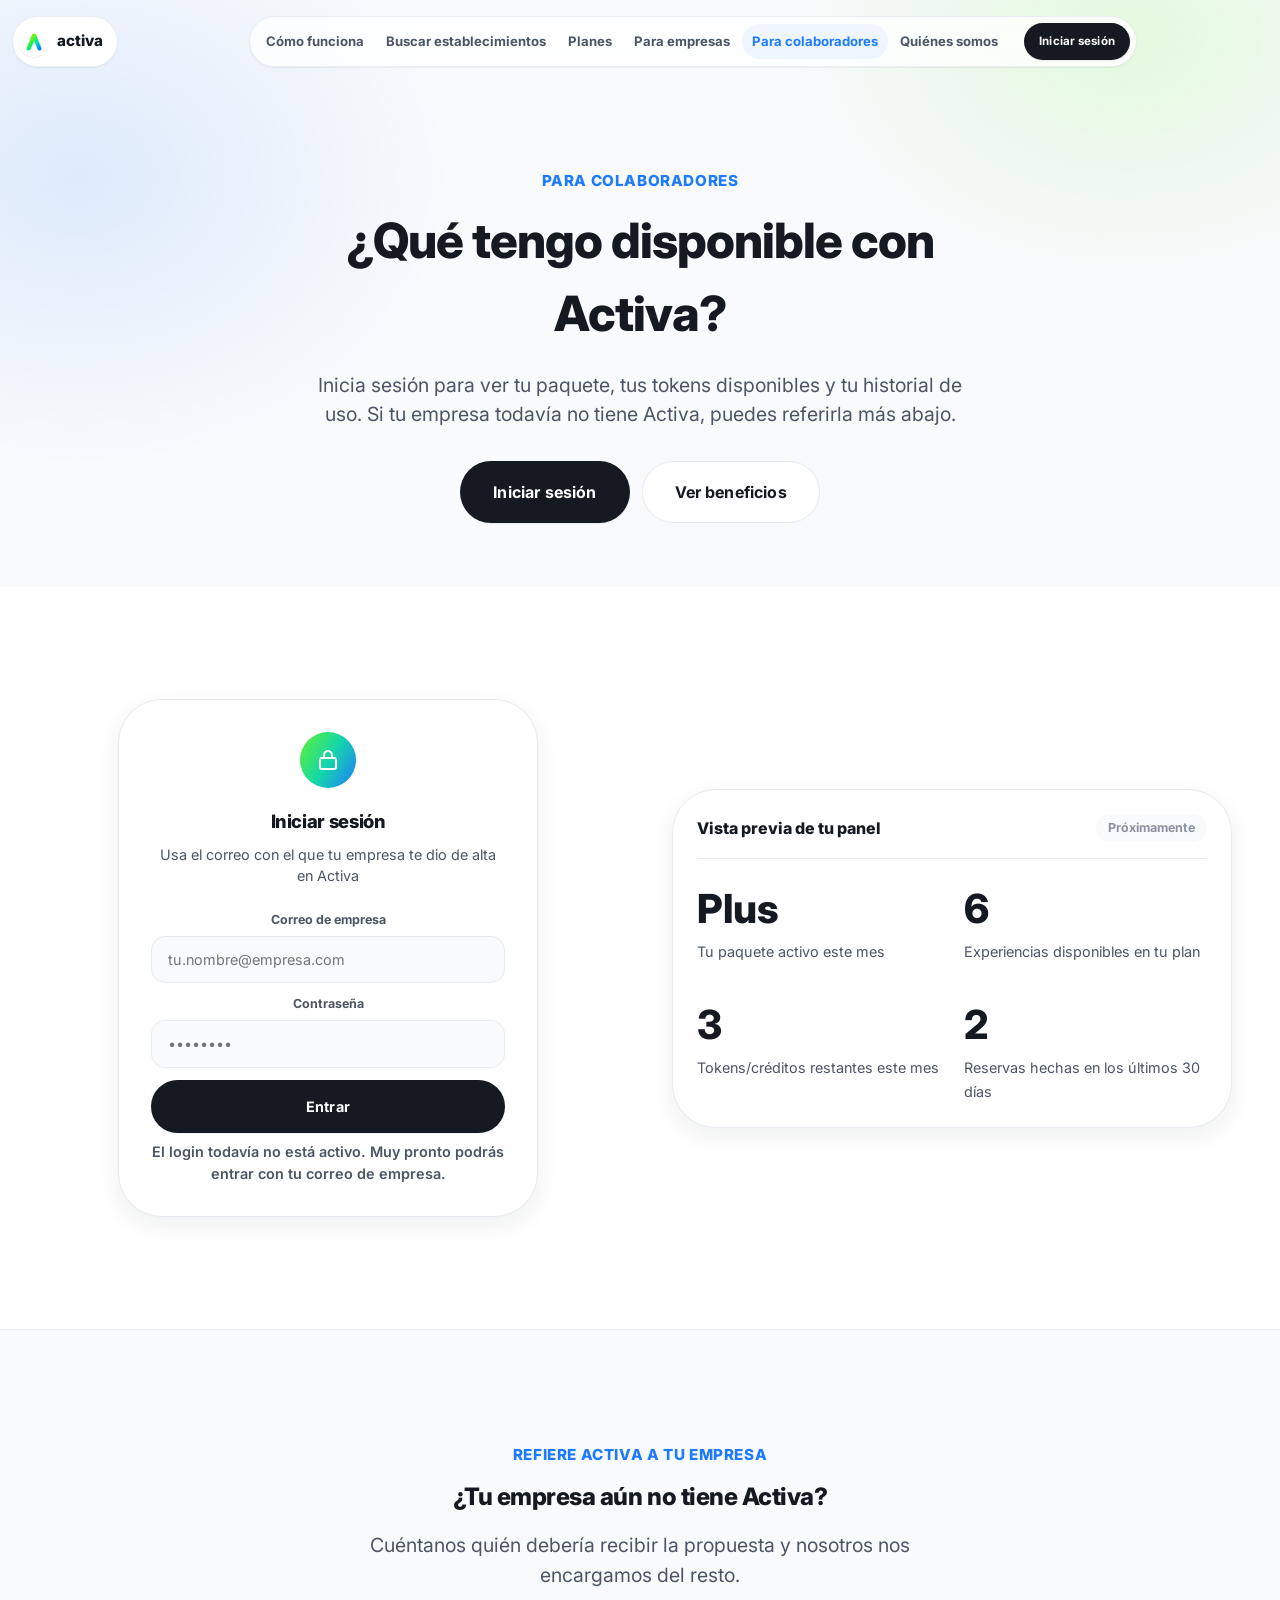
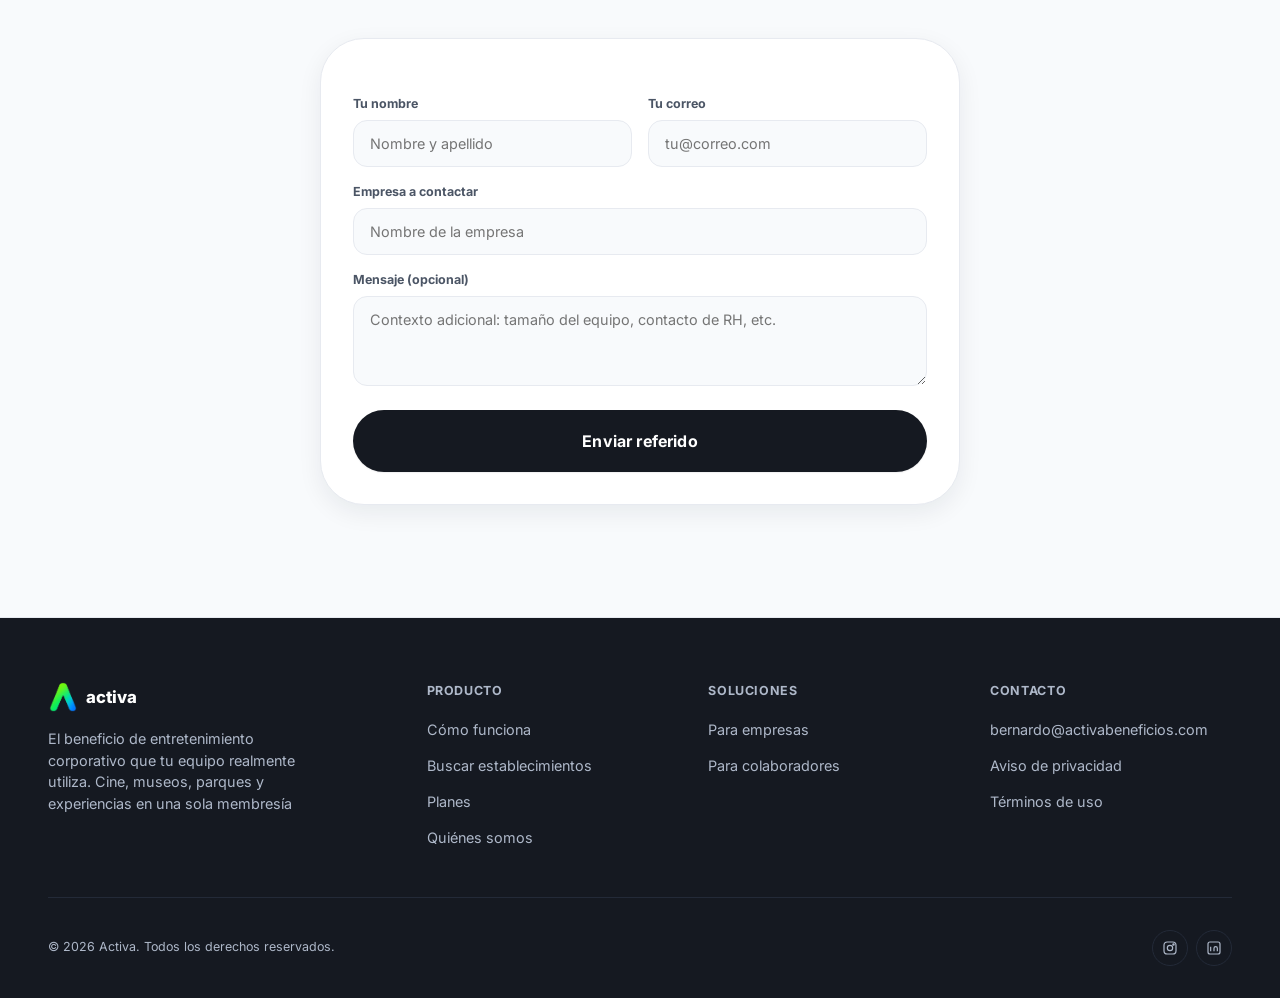
<file: para-colaboradores.html>
<!DOCTYPE html>
<html lang="es-MX">
<head>
<meta charset="UTF-8" />
<meta name="viewport" content="width=device-width, initial-scale=1.0" />
<title>Para colaboradores | Activa</title>
<meta name="description" content="Consulta tu beneficio Activa: paquete, tokens disponibles y cómo usarlo. Inicia sesión o refiere Activa a tu empresa." />
<link rel="icon" href="assets/img/brand/activa-symbol.png" />
<link rel="preconnect" href="https://fonts.googleapis.com">
<link rel="preconnect" href="https://fonts.gstatic.com" crossorigin>
<link href="https://fonts.googleapis.com/css2?family=Inter:wght@500;600;700;800;900&display=swap" rel="stylesheet">
<link rel="stylesheet" href="assets/css/styles.css?v=2" />
</head>
<body>

<!-- ============ NAV ============ -->
<header class="nav" id="nav">
  <div class="nav-inner">
    <a href="index.html#hero" class="brand">
      <span class="brand-badge"><img src="assets/img/brand/activa-symbol.png" alt="" /></span>
      activa
    </a>
    <div class="nav-pill">
      <nav class="nav-links">
        <a href="index.html#como-funciona">Cómo funciona</a>
        <a href="index.html#establecimientos">Buscar establecimientos</a>
        <a href="index.html#planes">Planes</a>
        <a href="para-empresas.html">Para empresas</a>
        <a href="para-colaboradores.html" class="active-link">Para colaboradores</a>
        <a href="index.html#quienes-somos">Quiénes somos</a>
      </nav>
      <div class="nav-cta">
        <a href="#iniciar-sesion" class="btn btn-primary btn-sm">Iniciar sesión</a>
      </div>
    </div>
    <div class="nav-mobile-actions">
      <a href="#iniciar-sesion" class="nav-toggle nav-login-mobile" aria-label="Iniciar sesión">
        <svg viewBox="0 0 24 24" fill="none" stroke="currentColor" stroke-width="2" stroke-linecap="round" stroke-linejoin="round"><circle cx="12" cy="8" r="4"/><path d="M4 20c0-4 4-6 8-6s8 2 8 6"/></svg>
      </a>
      <button class="nav-toggle" id="navToggle" aria-label="Abrir menú">
        <svg viewBox="0 0 24 24" fill="none" stroke="currentColor" stroke-width="2" stroke-linecap="round"><line x1="4" y1="7" x2="20" y2="7"/><line x1="4" y1="12" x2="20" y2="12"/><line x1="4" y1="17" x2="20" y2="17"/></svg>
      </button>
    </div>
  </div>
</header>

<div class="mobile-sheet" id="mobileSheet">
  <a href="index.html#como-funciona">Cómo funciona</a>
  <a href="index.html#establecimientos">Buscar establecimientos</a>
  <a href="index.html#planes">Planes</a>
  <a href="para-empresas.html">Para empresas</a>
  <a href="para-colaboradores.html">Para colaboradores</a>
  <a href="index.html#quienes-somos">Quiénes somos</a>
  <a href="#iniciar-sesion" class="btn btn-primary">Iniciar sesión</a>
</div>

<!-- ============ PAGE HERO ============ -->
<section class="page-hero">
  <div class="container">
    <span class="eyebrow">Para colaboradores</span>
    <h1>¿Qué tengo disponible con Activa?</h1>
    <p class="lead">Inicia sesión para ver tu paquete, tus tokens disponibles y tu historial de uso. Si tu empresa todavía no tiene Activa, puedes referirla más abajo.</p>
    <div class="hero-actions">
      <a href="#iniciar-sesion" class="btn btn-primary btn-lg">Iniciar sesión</a>
      <a href="index.html#establecimientos" class="btn btn-ghost btn-lg">Ver beneficios</a>
    </div>
  </div>
</section>

<!-- ============ LOGIN + DASHBOARD PREVIEW ============ -->
<section class="content-section" id="iniciar-sesion">
  <div class="container empresas-grid">
    <div class="login-box" data-reveal>
      <div class="lock-icon">
        <svg viewBox="0 0 24 24" fill="none" stroke="currentColor" stroke-width="2" stroke-linecap="round" stroke-linejoin="round"><rect x="4" y="10" width="16" height="11" rx="2"/><path d="M8 10V7a4 4 0 0 1 8 0v3"/></svg>
      </div>
      <h3>Iniciar sesión</h3>
      <p>Usa el correo con el que tu empresa te dio de alta en Activa</p>
      <form id="loginForm">
        <div class="form-field">
          <label for="loginCorreo">Correo de empresa</label>
          <input type="email" id="loginCorreo" placeholder="tu.nombre@empresa.com" required />
        </div>
        <div class="form-field">
          <label for="loginPass">Contraseña</label>
          <input type="password" id="loginPass" placeholder="••••••••" required />
        </div>
        <button type="submit" class="btn btn-primary">Entrar</button>
      </form>
      <p id="loginNote" class="login-note">El login todavía no está activo. Muy pronto podrás entrar con tu correo de empresa.</p>
    </div>

    <div class="dashboard-preview" data-reveal>
      <div class="dashboard-preview-head">
        <span>Vista previa de tu panel</span>
        <span class="tag">Próximamente</span>
      </div>
      <div class="empresas-metric-grid">
        <div class="empresas-metric"><b>Plus</b><span>Tu paquete activo este mes</span></div>
        <div class="empresas-metric"><b>6</b><span>Experiencias disponibles en tu plan</span></div>
        <div class="empresas-metric"><b>3</b><span>Tokens/créditos restantes este mes</span></div>
        <div class="empresas-metric"><b>2</b><span>Reservas hechas en los últimos 30 días</span></div>
      </div>
    </div>
  </div>
</section>

<!-- ============ REFIERE ACTIVA ============ -->
<section class="content-section alt" id="referir">
  <div class="container">
    <div class="section-head center" data-reveal>
      <span class="eyebrow">Refiere Activa a tu empresa</span>
      <h2>¿Tu empresa aún no tiene Activa?</h2>
      <p>Cuéntanos quién debería recibir la propuesta y nosotros nos encargamos del resto.</p>
    </div>

    <div class="refer-card" data-reveal>
      <form id="referForm">
        <div class="form-grid">
          <div class="form-field">
            <label for="referNombre">Tu nombre</label>
            <input type="text" id="referNombre" placeholder="Nombre y apellido" required />
          </div>
          <div class="form-field">
            <label for="referCorreo">Tu correo</label>
            <input type="email" id="referCorreo" placeholder="tu@correo.com" required />
          </div>
          <div class="form-field full">
            <label for="referEmpresa">Empresa a contactar</label>
            <input type="text" id="referEmpresa" placeholder="Nombre de la empresa" required />
          </div>
          <div class="form-field full">
            <label for="referMensaje">Mensaje (opcional)</label>
            <textarea id="referMensaje" placeholder="Contexto adicional: tamaño del equipo, contacto de RH, etc."></textarea>
          </div>
          <div class="form-actions">
            <button type="submit" class="btn btn-primary btn-lg">Enviar referido</button>
          </div>
        </div>
      </form>
      <p id="referSuccess" class="form-success">Se abrió tu correo con los datos listos para enviar a nuestro equipo. ¡Gracias por referir Activa!</p>
    </div>
  </div>
</section>

<!-- ============ FOOTER ============ -->
<footer class="footer">
  <div class="container">
    <div class="footer-top">
      <div class="footer-brand">
        <a href="index.html#hero" class="brand">
          <span class="brand-badge"><img src="assets/img/brand/activa-symbol-footer.png" alt="" /></span>
          activa
        </a>
        <p>El beneficio de entretenimiento corporativo que tu equipo realmente utiliza. Cine, museos, parques y experiencias en una sola membresía</p>
      </div>
      <div class="footer-col">
        <h4>Producto</h4>
        <ul>
          <li><a href="index.html#como-funciona">Cómo funciona</a></li>
          <li><a href="index.html#establecimientos">Buscar establecimientos</a></li>
          <li><a href="index.html#planes">Planes</a></li>
          <li><a href="index.html#quienes-somos">Quiénes somos</a></li>
        </ul>
      </div>
      <div class="footer-col">
        <h4>Soluciones</h4>
        <ul>
          <li><a href="para-empresas.html">Para empresas</a></li>
          <li><a href="para-colaboradores.html">Para colaboradores</a></li>
        </ul>
      </div>
      <div class="footer-col">
        <h4>Contacto</h4>
        <ul>
          <li><a href="mailto:bernardo@activabeneficios.com">bernardo@activabeneficios.com</a></li>
          <li><a href="#">Aviso de privacidad</a></li>
          <li><a href="#">Términos de uso</a></li>
        </ul>
      </div>
    </div>
    <div class="footer-bottom">
      <span>© 2026 Activa. Todos los derechos reservados.</span>
      <div class="footer-socials">
        <a href="#" aria-label="Instagram"><svg viewBox="0 0 24 24" fill="none" stroke="currentColor" stroke-width="1.8"><rect x="3" y="3" width="18" height="18" rx="5"/><circle cx="12" cy="12" r="4"/><circle cx="17.2" cy="6.8" r="1"/></svg></a>
        <a href="#" aria-label="LinkedIn"><svg viewBox="0 0 24 24" fill="none" stroke="currentColor" stroke-width="1.8"><rect x="3" y="3" width="18" height="18" rx="3"/><path d="M7 10v7M7 7v.01M12 17v-4.5a2.5 2.5 0 0 1 5 0V17"/></svg></a>
      </div>
    </div>
  </div>
</footer>

<script src="assets/js/main.js"></script>
</body>
</html>
</file>
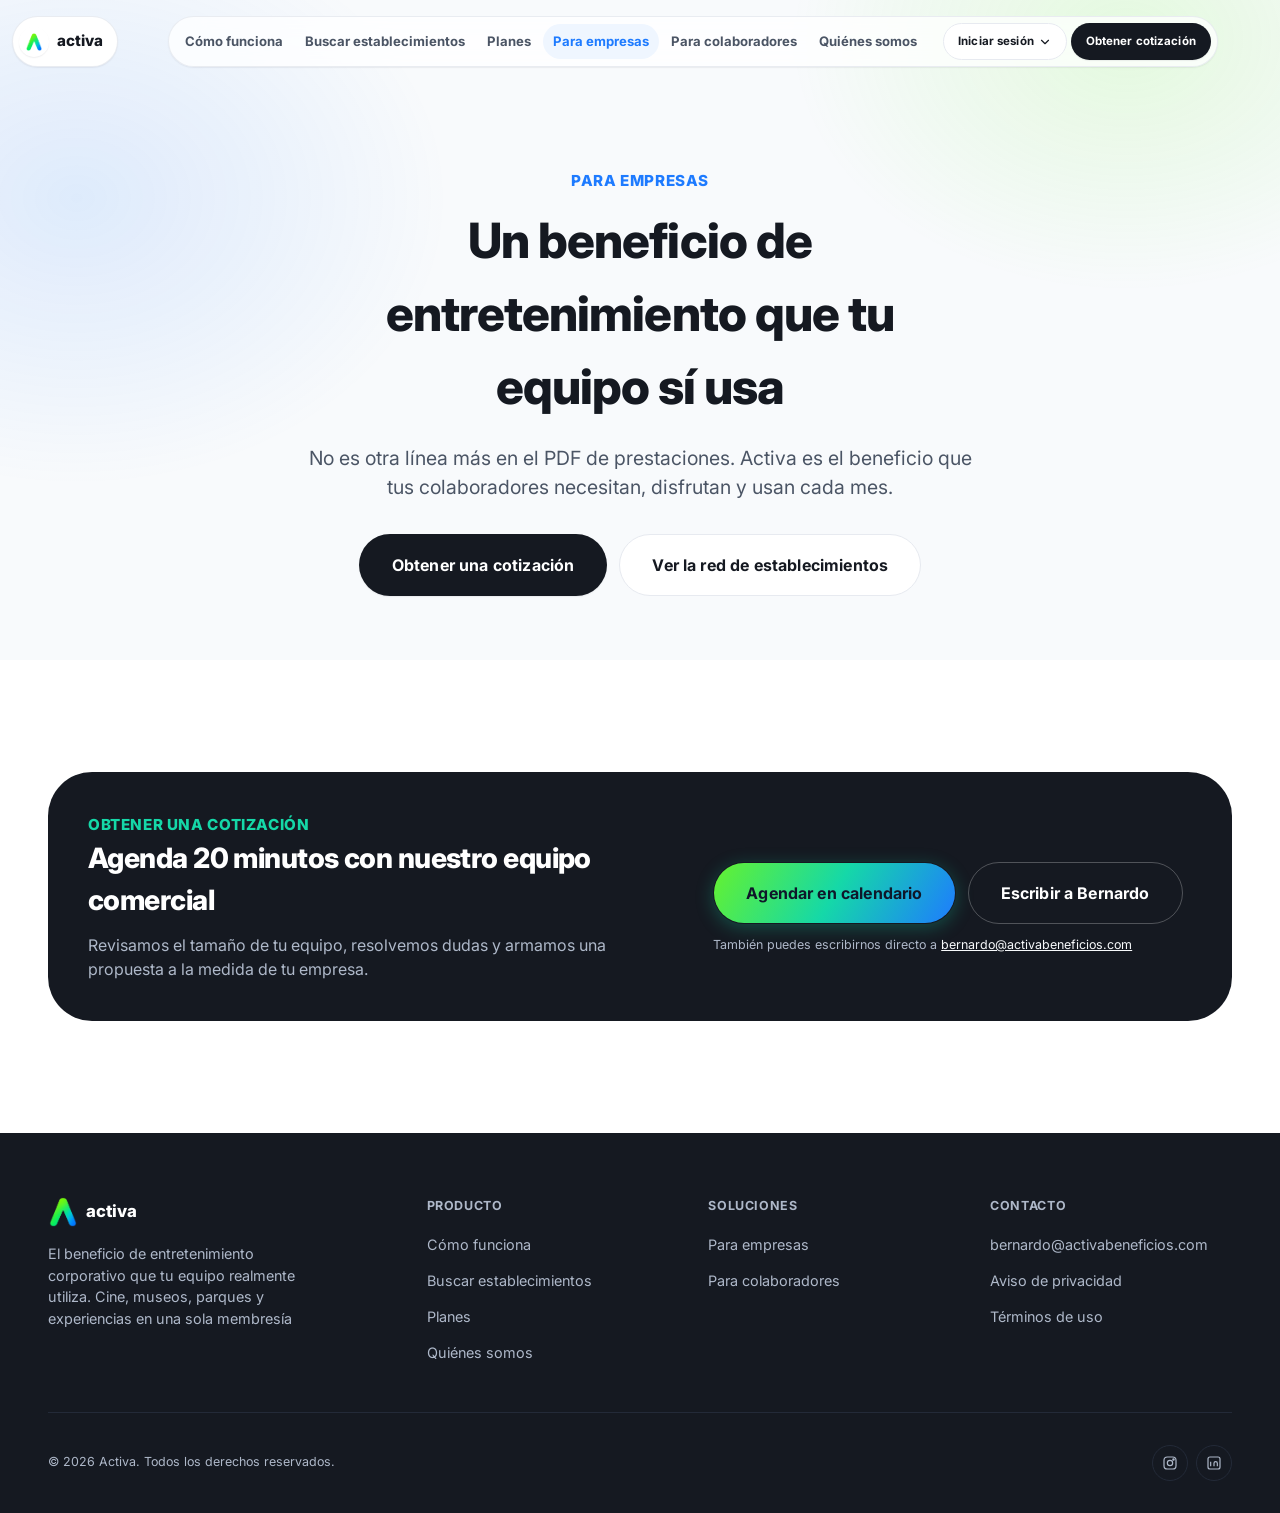
<file: para-empresas.html>
<!DOCTYPE html>
<html lang="es-MX">
<head>
<meta charset="UTF-8" />
<meta name="viewport" content="width=device-width, initial-scale=1.0" />
<title>Para empresas | Activa</title>
<meta name="description" content="Lleva Activa a tu empresa: un beneficio de entretenimiento que tu equipo realmente usa. Agenda una cotización con nuestro equipo." />
<link rel="icon" href="assets/img/brand/activa-symbol.png" />
<link rel="preconnect" href="https://fonts.googleapis.com">
<link rel="preconnect" href="https://fonts.gstatic.com" crossorigin>
<link href="https://fonts.googleapis.com/css2?family=Inter:wght@500;600;700;800;900&display=swap" rel="stylesheet">
<link rel="stylesheet" href="assets/css/styles.css?v=2" />
</head>
<body>

<!-- ============ NAV ============ -->
<header class="nav" id="nav">
  <div class="nav-inner">
    <a href="index.html#hero" class="brand">
      <span class="brand-badge"><img src="assets/img/brand/activa-symbol.png" alt="" /></span>
      activa
    </a>
    <div class="nav-pill">
      <nav class="nav-links">
        <a href="index.html#como-funciona">Cómo funciona</a>
        <a href="index.html#establecimientos">Buscar establecimientos</a>
        <a href="index.html#planes">Planes</a>
        <a href="para-empresas.html" class="active-link">Para empresas</a>
        <a href="para-colaboradores.html">Para colaboradores</a>
        <a href="index.html#quienes-somos">Quiénes somos</a>
      </nav>
      <div class="nav-cta">
        <div class="nav-login">
          <button type="button" class="btn btn-ghost btn-sm" id="loginTrigger" aria-haspopup="true" aria-expanded="false">
            Iniciar sesión
            <svg viewBox="0 0 24 24" fill="none" stroke="currentColor" stroke-width="2" stroke-linecap="round" stroke-linejoin="round" width="14" height="14"><path d="m6 9 6 6 6-6"/></svg>
          </button>
          <div class="nav-login-menu" id="loginMenu">
            <a href="para-colaboradores.html#iniciar-sesion" data-open-login-modal>Soy colaborador</a>
            <a href="#cotizar" data-open-login-modal>Soy empresa</a>
          </div>
        </div>
        <a href="#cotizar" class="btn btn-primary btn-sm">Obtener cotización</a>
      </div>
    </div>
    <div class="nav-mobile-actions">
      <div class="nav-login nav-login-mobile" id="mobileLoginWrap">
        <button type="button" class="nav-toggle" id="mobileLoginTrigger" aria-haspopup="true" aria-expanded="false" aria-label="Iniciar sesión">
          <svg viewBox="0 0 24 24" fill="none" stroke="currentColor" stroke-width="2" stroke-linecap="round" stroke-linejoin="round"><circle cx="12" cy="8" r="4"/><path d="M4 20c0-4 4-6 8-6s8 2 8 6"/></svg>
        </button>
        <div class="nav-login-menu" id="mobileLoginMenu">
          <a href="para-colaboradores.html#iniciar-sesion" data-open-login-modal>Soy colaborador</a>
          <a href="#cotizar" data-open-login-modal>Soy empresa</a>
        </div>
      </div>
      <button class="nav-toggle" id="navToggle" aria-label="Abrir menú">
        <svg viewBox="0 0 24 24" fill="none" stroke="currentColor" stroke-width="2" stroke-linecap="round"><line x1="4" y1="7" x2="20" y2="7"/><line x1="4" y1="12" x2="20" y2="12"/><line x1="4" y1="17" x2="20" y2="17"/></svg>
      </button>
    </div>
  </div>
</header>

<div class="mobile-sheet" id="mobileSheet">
  <a href="index.html#como-funciona">Cómo funciona</a>
  <a href="index.html#establecimientos">Buscar establecimientos</a>
  <a href="index.html#planes">Planes</a>
  <a href="para-empresas.html">Para empresas</a>
  <a href="para-colaboradores.html">Para colaboradores</a>
  <a href="index.html#quienes-somos">Quiénes somos</a>
  <a href="para-colaboradores.html#iniciar-sesion" data-open-login-modal>Soy colaborador</a>
  <a href="#cotizar" data-open-login-modal>Soy empresa</a>
  <a href="#cotizar" class="btn btn-primary">Obtener cotización</a>
</div>

<!-- ============ LOGIN MODAL (Soy colaborador / Soy empresa) ============ -->
<div class="login-modal" id="loginModal" aria-hidden="true">
  <div class="login-modal-backdrop" data-modal-close></div>
  <div class="login-modal-panel login-box" role="dialog" aria-modal="true" aria-labelledby="loginModalTitle">
    <button type="button" class="login-modal-close" data-modal-close aria-label="Cerrar">
      <svg viewBox="0 0 24 24" fill="none" stroke="currentColor" stroke-width="2" stroke-linecap="round" stroke-linejoin="round"><line x1="18" y1="6" x2="6" y2="18"/><line x1="6" y1="6" x2="18" y2="18"/></svg>
    </button>
    <div class="lock-icon">
      <svg viewBox="0 0 24 24" fill="none" stroke="currentColor" stroke-width="2" stroke-linecap="round" stroke-linejoin="round"><rect x="4" y="10" width="16" height="11" rx="2"/><path d="M8 10V7a4 4 0 0 1 8 0v3"/></svg>
    </div>
    <h3 id="loginModalTitle">Iniciar sesión</h3>
    <p>Usa el correo con el que tu empresa te dio de alta en Activa</p>
    <form id="modalLoginForm">
      <div class="form-field">
        <label for="modalLoginCorreo">Correo de empresa</label>
        <input type="email" id="modalLoginCorreo" placeholder="tu.nombre@empresa.com" required />
      </div>
      <div class="form-field">
        <label for="modalLoginPass">Contraseña</label>
        <input type="password" id="modalLoginPass" placeholder="••••••••" required />
      </div>
      <button type="submit" class="btn btn-primary">Entrar</button>
    </form>
    <p class="login-note">El login todavía no está activo. Muy pronto podrás entrar con tu correo de empresa.</p>
  </div>
</div>

<!-- ============ PAGE HERO ============ -->
<section class="page-hero">
  <div class="container">
    <span class="eyebrow">Para empresas</span>
    <h1>Un beneficio de entretenimiento que tu equipo sí usa</h1>
    <p class="lead">No es otra línea más en el PDF de prestaciones. Activa es el beneficio que tus colaboradores necesitan, disfrutan y usan cada mes.</p>
    <div class="hero-actions">
      <a href="#cotizar" class="btn btn-primary btn-lg">Obtener una cotización</a>
      <a href="index.html#establecimientos" class="btn btn-ghost btn-lg">Ver la red de establecimientos</a>
    </div>
  </div>
</section>

<!-- ============ COTIZAR (CTA principal) ============ -->
<section class="content-section" id="cotizar">
  <div class="container">
    <div class="cta-panel" data-reveal>
      <div>
        <span class="eyebrow on-dark">Obtener una cotización</span>
        <h3>Agenda 20 minutos con nuestro equipo comercial</h3>
        <p>Revisamos el tamaño de tu equipo, resolvemos dudas y armamos una propuesta a la medida de tu empresa.</p>
      </div>
      <div>
        <div class="cta-panel-actions">
          <a href="https://calendar.google.com/calendar/u/0/appointments/schedules/AcZssZ27aljISePwQA3tZ8NQvyodQPytPJ10TDpdiYipDvIDZebDPcnR09OWuSs8x0y1qmoKgM72L2jB" target="_blank" rel="noopener" class="btn btn-gradient btn-lg">Agendar en calendario</a>
          <a href="mailto:bernardo@activabeneficios.com?subject=Cotizaci%C3%B3n%20Activa%20para%20mi%20empresa" class="btn btn-ghost-dark btn-lg">Escribir a Bernardo</a>
        </div>
        <p class="cta-panel-note">También puedes escribirnos directo a <a href="mailto:bernardo@activabeneficios.com">bernardo@activabeneficios.com</a></p>
      </div>
    </div>
  </div>
</section>

<!-- ============ FOOTER ============ -->
<footer class="footer">
  <div class="container">
    <div class="footer-top">
      <div class="footer-brand">
        <a href="index.html#hero" class="brand">
          <span class="brand-badge"><img src="assets/img/brand/activa-symbol-footer.png" alt="" /></span>
          activa
        </a>
        <p>El beneficio de entretenimiento corporativo que tu equipo realmente utiliza. Cine, museos, parques y experiencias en una sola membresía</p>
      </div>
      <div class="footer-col">
        <h4>Producto</h4>
        <ul>
          <li><a href="index.html#como-funciona">Cómo funciona</a></li>
          <li><a href="index.html#establecimientos">Buscar establecimientos</a></li>
          <li><a href="index.html#planes">Planes</a></li>
          <li><a href="index.html#quienes-somos">Quiénes somos</a></li>
        </ul>
      </div>
      <div class="footer-col">
        <h4>Soluciones</h4>
        <ul>
          <li><a href="para-empresas.html">Para empresas</a></li>
          <li><a href="para-colaboradores.html">Para colaboradores</a></li>
        </ul>
      </div>
      <div class="footer-col">
        <h4>Contacto</h4>
        <ul>
          <li><a href="mailto:bernardo@activabeneficios.com">bernardo@activabeneficios.com</a></li>
          <li><a href="#">Aviso de privacidad</a></li>
          <li><a href="#">Términos de uso</a></li>
        </ul>
      </div>
    </div>
    <div class="footer-bottom">
      <span>© 2026 Activa. Todos los derechos reservados.</span>
      <div class="footer-socials">
        <a href="#" aria-label="Instagram"><svg viewBox="0 0 24 24" fill="none" stroke="currentColor" stroke-width="1.8"><rect x="3" y="3" width="18" height="18" rx="5"/><circle cx="12" cy="12" r="4"/><circle cx="17.2" cy="6.8" r="1"/></svg></a>
        <a href="#" aria-label="LinkedIn"><svg viewBox="0 0 24 24" fill="none" stroke="currentColor" stroke-width="1.8"><rect x="3" y="3" width="18" height="18" rx="3"/><path d="M7 10v7M7 7v.01M12 17v-4.5a2.5 2.5 0 0 1 5 0V17"/></svg></a>
      </div>
    </div>
  </div>
</footer>

<script src="assets/js/main.js"></script>
</body>
</html>
</file>
<file: assets/css/styles.css>
/* ==========================================================================
   ACTIVA — Landing page
   Sistema de diseño basado en activa_brandbook_maestro_v1
   ========================================================================== */

:root {
  /* Brand colors */
  --c-green: #65F22E;
  --c-green-ink: #1F8A0E;
  --c-aqua: #15D8A8;
  --c-blue: #1E7BFF;
  --c-carbon: #151921;
  --c-carbon-2: #0F172A;
  --c-white: #FFFFFF;

  /* Tints (from brandbook panels) */
  --c-tint-slate: #F8FAFC;
  --c-tint-blue: #EFF6FF;
  --c-tint-cyan: #ECFEFF;
  --c-tint-blue-2: #DBEAFE;

  /* Text */
  --c-text: var(--c-carbon);
  --c-text-soft: #4B5565;
  --c-text-faint: #8A93A3;
  --c-text-on-dark: #F8FAFC;
  --c-text-on-dark-soft: #AEB8C9;

  /* Borders */
  --c-border: #E7EAF0;
  --c-border-dark: #232A38;

  /* Gradient (símbolo oficial) — reservado para acentos, nunca fondo dominante */
  --grad-activa: linear-gradient(120deg, #65F22E 0%, #15D8A8 50%, #1E7BFF 100%);
  --grad-activa-soft: linear-gradient(120deg, rgba(101,242,46,0.16) 0%, rgba(21,216,168,0.16) 50%, rgba(30,123,255,0.16) 100%);

  /* Radii — formas suaves, radios amplios */
  --r-sm: 14px;
  --r-md: 22px;
  --r-lg: 30px;
  --r-xl: 44px;
  --r-pill: 999px;

  /* Spacing */
  --sp-1: 4px;
  --sp-2: 8px;
  --sp-3: 12px;
  --sp-4: 16px;
  --sp-5: 20px;
  --sp-6: 24px;
  --sp-8: 32px;
  --sp-10: 40px;
  --sp-12: 48px;
  --sp-16: 64px;
  --sp-20: 80px;
  --sp-28: 112px;

  /* Type */
  --font-display: 'Inter', ui-sans-serif, system-ui, sans-serif;
  --font-body: 'Inter', ui-sans-serif, system-ui, sans-serif;

  --fs-display: clamp(2.75rem, 2.1rem + 3.2vw, 5.5rem);
  --fs-h2: clamp(2rem, 1.6rem + 1.8vw, 3.25rem);
  --fs-h3: clamp(1.375rem, 1.2rem + 0.7vw, 1.75rem);
  --fs-lead: clamp(1.05rem, 0.98rem + 0.3vw, 1.25rem);
  --fs-body: 1rem;
  --fs-small: 0.9rem;
  --fs-caption: 0.78rem;

  /* Shadows — sutiles, nunca pesadas */
  --shadow-sm: 0 1px 2px rgba(15, 23, 42, 0.04), 0 1px 1px rgba(15, 23, 42, 0.03);
  --shadow-md: 0 8px 24px rgba(15, 23, 42, 0.07);
  --shadow-lg: 0 20px 48px rgba(15, 23, 42, 0.10);

  --max-width: 1280px;
  --ease: cubic-bezier(0.22, 1, 0.36, 1);
}

/* ---------- Reset ---------- */
*, *::before, *::after { box-sizing: border-box; }
html { scroll-behavior: smooth; }
body, h1, h2, h3, h4, p, figure, blockquote, dl, dd { margin: 0; }
ul, ol { margin: 0; padding: 0; list-style: none; }
img, picture { max-width: 100%; display: block; }
button, input, textarea, select { font: inherit; color: inherit; }
a { color: inherit; text-decoration: none; }
button { cursor: pointer; }

body {
  font-family: var(--font-body);
  background: var(--c-tint-slate);
  color: var(--c-text);
  font-size: var(--fs-body);
  line-height: 1.5;
  -webkit-font-smoothing: antialiased;
  overflow-x: hidden;
}

.container {
  max-width: var(--max-width);
  margin-inline: auto;
  padding-inline: clamp(20px, 5vw, 48px);
}

section { position: relative; }

.eyebrow {
  display: inline-flex;
  align-items: center;
  gap: var(--sp-2);
  font-weight: 800;
  font-size: 0.95rem;
  letter-spacing: 0.04em;
  text-transform: uppercase;
  color: var(--c-blue);
}
.eyebrow.on-dark { color: var(--c-aqua); }
.eyebrow.left { display: flex; }

h1, h2, h3 { font-weight: 800; letter-spacing: -0.02em; color: var(--c-text); }

.section-head {
  max-width: 640px;
  margin-bottom: var(--sp-12);
}
.section-head h2 { margin-top: var(--sp-3); }
.section-head p { margin-top: var(--sp-4); font-size: var(--fs-lead); color: var(--c-text-soft); }
.section-head.center { margin-inline: auto; text-align: center; }

/* reveal-on-scroll */
[data-reveal] { opacity: 0; transform: translateY(24px); transition: opacity 0.7s var(--ease), transform 0.7s var(--ease); }
[data-reveal].is-visible { opacity: 1; transform: translateY(0); }

/* ---------- Buttons ---------- */
.btn {
  display: inline-flex;
  align-items: center;
  justify-content: center;
  gap: var(--sp-2);
  font-weight: 700;
  font-size: var(--fs-small);
  letter-spacing: 0.01em;
  padding: 15px 26px;
  border-radius: var(--r-pill);
  border: 1px solid transparent;
  transition: transform 0.25s var(--ease), background 0.25s var(--ease), box-shadow 0.25s var(--ease), border-color 0.25s var(--ease);
  white-space: nowrap;
}
.btn:active { transform: scale(0.97); }

.btn-primary {
  background: var(--c-carbon);
  color: var(--c-white);
  box-shadow: var(--shadow-sm);
}
.btn-primary:hover { background: #262E3D; box-shadow: var(--shadow-md); transform: translateY(-2px); }

.btn-ghost {
  background: var(--c-white);
  color: var(--c-carbon);
  border-color: var(--c-border);
}
.btn-ghost:hover { border-color: var(--c-carbon); transform: translateY(-2px); }

.btn-ghost-dark {
  background: transparent;
  color: var(--c-white);
  border-color: rgba(255,255,255,0.25);
}
.btn-ghost-dark:hover { border-color: var(--c-white); transform: translateY(-2px); }

.btn-gradient {
  background: var(--grad-activa);
  background-clip: padding-box;
  color: var(--c-carbon-2);
  border-color: transparent;
  box-shadow: 0 4px 18px rgba(21, 216, 168, 0.28);
}
.btn-gradient:hover { box-shadow: 0 10px 26px rgba(21, 216, 168, 0.36); transform: translateY(-2px); }

.btn-lg { padding: 18px 32px; font-size: 1rem; }
.btn-sm { padding: 11px 20px; font-size: var(--fs-caption); }
.btn-icon { width: 18px; height: 18px; flex: none; }

/* ---------- Nav ---------- */
/* Sin fondo/franja propia: el renglón del nav es 100% invisible, de borde a
   borde y en toda la página (arriba, con scroll, sobre secciones claras u
   oscuras, siempre). Lo único visible son las dos píldoras (.brand y
   .nav-pill de abajo), que ya traen su propio fondo sólido/difuminado
   siempre encendido — así nunca hay una barra/franja de fondo detrás de
   ellas, ni un hueco, ni una sombra ni línea de ningún tipo. */
.nav {
  position: fixed;
  top: 0;
  left: 0;
  right: 0;
  z-index: 100;
  display: flex;
  justify-content: center;
  padding: var(--sp-4) 0;
  pointer-events: none;
  background: transparent;
  box-shadow: none;
}
.nav-inner {
  pointer-events: auto;
  /* El contenido real compactado (logo + links + login + botón) mide
     ~1140px de ancho mínimo a partir de aquí; el tope solo importa en
     pantallas muy anchas (no reduce el pill, solo evita que se estire de
     más). */
  width: min(100% - 24px, 1340px);
  display: flex;
  align-items: center;
  justify-content: space-between;
  gap: var(--sp-3);
}

.brand {
  display: flex;
  align-items: center;
  gap: var(--sp-2);
  font-weight: 800;
  font-size: 1.05rem;
  flex: none;
}
/* En la barra de navegación (fija sobre el contenido), el logo necesita su
   propio fondo blanco para no perderse sobre secciones con color/imagen
   detrás, tanto en compu como en celular. Fondo 100% sólido (sin transparencia
   ni backdrop-filter) para que nunca se alcance a ver ningún tono de la
   sección de fondo (p.ej. el azul oscuro de "Para empresas") detrás del pill.
   align-self: stretch hace que el pill del logo tenga exactamente el mismo
   alto que el pill de links/login de al lado (nav-pill); sin esto, el logo
   queda más bajo y el nav-inner lo centra dejando un hueco arriba/abajo que,
   mientras el nav no tiene fondo propio (antes de hacer scroll), deja ver el
   color/imagen de la sección detrás justo pegado al pill blanco. */
.nav .brand {
  background: var(--c-white);
  border: 1px solid rgba(231,234,240,0.9);
  border-radius: var(--r-pill);
  padding: 6px 16px 6px 6px;
  box-shadow: var(--shadow-sm);
  transition: box-shadow 0.3s var(--ease);
  align-self: stretch;
}
.nav.scrolled .brand { box-shadow: var(--shadow-md); }
/* El círculo (fondo/borde/sombra + recorte) vive en el contenedor .brand-badge,
   NUNCA junto con object-fit en el propio <img>: combinar border-radius +
   object-fit + padding directamente en un <img> es una mezcla frágil que en
   algunos navegadores desplaza o recorta mal el contenido (la "A" aparecía
   descentrada/cortada dentro del círculo). Separando el círculo (que solo
   recorta) de la imagen (que solo hace contain) el resultado es consistente
   en cualquier navegador. */
.brand-badge {
  height: 30px;
  width: 30px;
  padding: 6px;
  border-radius: 50%;
  background: var(--c-white);
  box-shadow: var(--shadow-sm);
  overflow: hidden;
  display: flex;
  align-items: center;
  justify-content: center;
  flex: none;
}
.brand-badge img {
  width: 100%;
  height: 100%;
  display: block;
  /* El PNG fuente no es perfectamente cuadrado; sin esto se estira/distorsiona,
     dando la impresión de que la marca no se ve completa. */
  object-fit: contain;
}

.nav-pill {
  pointer-events: auto;
  display: flex;
  align-items: center;
  gap: var(--sp-4);
  background: rgba(255,255,255,0.78);
  backdrop-filter: blur(16px) saturate(1.4);
  -webkit-backdrop-filter: blur(16px) saturate(1.4);
  border: 1px solid rgba(231,234,240,0.9);
  border-radius: var(--r-pill);
  padding: 6px 6px 6px 6px;
  box-shadow: var(--shadow-sm);
  transition: box-shadow 0.3s var(--ease), background 0.3s var(--ease);
}
.nav.scrolled .nav-pill { box-shadow: var(--shadow-md); background: rgba(255,255,255,0.92); }

.nav-links {
  display: flex;
  align-items: center;
  gap: var(--sp-1);
  flex-wrap: nowrap;
  white-space: nowrap;
}
.nav-links a {
  padding: 10px 14px;
  border-radius: var(--r-pill);
  font-weight: 700;
  font-size: var(--fs-small);
  color: var(--c-text-soft);
  transition: background 0.2s var(--ease), color 0.2s var(--ease);
}
.nav-links a:hover { background: var(--c-tint-blue); color: var(--c-blue); }
.nav-links a.active-link { color: var(--c-blue); background: var(--c-tint-blue); }

.nav-cta { display: flex; align-items: center; gap: var(--sp-2); position: relative; flex: none; }

/* Login dropdown */
.nav-login { position: relative; }
.nav-login-menu {
  position: absolute;
  top: calc(100% + 10px);
  right: 0;
  min-width: 200px;
  background: var(--c-white);
  border: 1px solid var(--c-border);
  border-radius: var(--r-md);
  box-shadow: var(--shadow-lg);
  padding: var(--sp-2);
  display: flex;
  flex-direction: column;
  gap: 2px;
  opacity: 0;
  transform: translateY(-8px);
  pointer-events: none;
  transition: opacity 0.2s var(--ease), transform 0.2s var(--ease);
}
.nav-login-menu.open { opacity: 1; transform: translateY(0); pointer-events: auto; }
.nav-login-menu a {
  padding: 10px 14px;
  border-radius: var(--r-sm);
  font-weight: 700;
  font-size: var(--fs-small);
  color: var(--c-text);
  transition: background 0.2s var(--ease);
}
.nav-login-menu a:hover { background: var(--c-tint-blue); color: var(--c-blue); }

.nav-login-mobile { display: none; }
/* Agrupa el ícono de login y el de hamburguesa para que queden pegados,
   uno junto al otro, en vez de repartidos por separado con espacio entre. */
.nav-mobile-actions { display: flex; align-items: center; gap: var(--sp-2); }

.nav-toggle {
  display: none;
  width: 40px;
  height: 40px;
  align-items: center;
  justify-content: center;
  border-radius: 50%;
  background: var(--c-tint-slate);
  border: 1px solid var(--c-border);
  flex: none;
}
.nav-toggle svg { width: 18px; height: 18px; }

/* Mobile nav sheet */
.mobile-sheet {
  position: fixed;
  inset: 0;
  z-index: 99;
  background: var(--c-white);
  display: flex;
  flex-direction: column;
  padding: 96px var(--sp-6) var(--sp-8);
  transform: translateY(-12px);
  opacity: 0;
  pointer-events: none;
  transition: opacity 0.3s var(--ease), transform 0.3s var(--ease);
}
.mobile-sheet.open { opacity: 1; transform: translateY(0); pointer-events: auto; }
.mobile-sheet a {
  font-size: 1.5rem;
  font-weight: 800;
  padding: var(--sp-4) 0;
  border-bottom: 1px solid var(--c-border);
}
.mobile-sheet .btn { margin-top: var(--sp-8); width: 100%; }

/* ---------- Hero ---------- */
.hero {
  padding: 168px 0 var(--sp-20);
  background:
    radial-gradient(560px 420px at 88% 6%, rgba(101,242,46,0.14), transparent 60%),
    radial-gradient(620px 480px at 6% 30%, rgba(30,123,255,0.12), transparent 60%),
    var(--c-tint-slate);
  overflow: hidden;
}

.hero-grid {
  display: grid;
  grid-template-columns: 1.05fr 0.95fr;
  gap: var(--sp-16);
  align-items: center;
}

.audience-switch {
  display: inline-flex;
  padding: 5px;
  background: var(--c-white);
  border: 1px solid var(--c-border);
  border-radius: var(--r-pill);
  box-shadow: var(--shadow-sm);
  margin-bottom: var(--sp-8);
}
.audience-switch button {
  border: 0;
  background: transparent;
  padding: 10px 20px;
  border-radius: var(--r-pill);
  font-weight: 700;
  font-size: var(--fs-small);
  color: var(--c-text-faint);
  transition: background 0.3s var(--ease), color 0.3s var(--ease);
}
.audience-switch button.active {
  background: var(--c-carbon);
  color: var(--c-white);
}

.hero-headline {
  font-size: var(--fs-display);
  line-height: 0.98;
}
.hero-headline .accent {
  background: var(--grad-activa);
  -webkit-background-clip: text;
  background-clip: text;
  color: transparent;
}

.audience-panel { display: none; }
.audience-panel.active { display: block; }

.hero-lead {
  margin-top: var(--sp-6);
  font-size: var(--fs-lead);
  color: var(--c-text-soft);
  max-width: 520px;
}

.hero-actions {
  margin-top: var(--sp-8);
  display: flex;
  flex-wrap: wrap;
  gap: var(--sp-3);
}

.hero-stats {
  margin-top: var(--sp-8);
  display: flex;
  flex-wrap: wrap;
}
.stat-highlight {
  display: inline-flex;
  align-items: center;
  gap: var(--sp-2);
  padding: var(--sp-3) var(--sp-7);
  border-radius: var(--r-pill);
  background: var(--c-tint-blue);
  color: var(--c-blue);
  font-size: 1.15rem;
  font-weight: 800;
}
.stat-highlight b { font-size: 1.6rem; font-weight: 900; }

/* Hero visual */
.hero-visual {
  position: relative;
  height: 560px;
}
.hero-blob {
  position: absolute;
  inset: 6% 4%;
  border-radius: var(--r-xl);
  background: var(--c-white);
  border: 1px solid var(--c-border);
  box-shadow: var(--shadow-lg);
  display: flex;
  align-items: center;
  justify-content: center;
  overflow: hidden;
}
.hero-blob::before {
  content: "";
  position: absolute;
  inset: 0;
  background: var(--grad-activa-soft);
}
.hero-blob img {
  position: relative;
  width: 46%;
  filter: drop-shadow(0 24px 40px rgba(30,123,255,0.25));
  animation: float 6s ease-in-out infinite;
}

.sticker {
  position: absolute;
  display: flex;
  align-items: center;
  justify-content: center;
  border-radius: var(--r-md);
  box-shadow: var(--shadow-md);
  color: var(--c-white);
  animation: float 5.5s ease-in-out infinite;
}
.sticker svg { width: 46%; height: 46%; }
.sticker.s1 { top: -4%; left: 4%; width: 92px; height: 92px; background: var(--c-blue); transform: rotate(-8deg); animation-delay: 0.2s; }
.sticker.s2 { top: 14%; right: -6%; width: 78px; height: 78px; background: var(--c-green); color: var(--c-carbon); transform: rotate(10deg); animation-delay: 1s; }
.sticker.s3 { bottom: 10%; left: -8%; width: 84px; height: 84px; background: var(--c-carbon); transform: rotate(-6deg); animation-delay: 1.8s; }
.sticker.s4 { bottom: -5%; right: 10%; width: 96px; height: 96px; background: var(--c-aqua); color: var(--c-carbon); transform: rotate(8deg); animation-delay: 0.6s; }

@keyframes float {
  0%, 100% { transform: translateY(0) rotate(var(--rot, 0deg)); }
  50% { transform: translateY(-14px) rotate(var(--rot, 0deg)); }
}

/* ---------- Marquee (convenios) ---------- */
.marquee-wrap {
  padding: var(--sp-10) 0;
  background: var(--c-white);
  border-block: 1px solid var(--c-border);
}
.marquee-label {
  text-align: center;
  font-size: var(--fs-caption);
  font-weight: 700;
  letter-spacing: 0.05em;
  text-transform: uppercase;
  color: var(--c-text-faint);
  margin-bottom: var(--sp-8);
}
.marquee {
  display: flex;
  overflow: hidden;
  -webkit-mask-image: linear-gradient(90deg, transparent, #000 8%, #000 92%, transparent);
  mask-image: linear-gradient(90deg, transparent, #000 8%, #000 92%, transparent);
}
.marquee-track {
  display: flex;
  gap: var(--sp-6);
  align-items: center;
  animation: scroll-x 48s linear infinite;
  flex: none;
  padding-inline: var(--sp-5);
  padding-block: var(--sp-3);
  will-change: transform;
}
.marquee:hover .marquee-track { animation-play-state: paused; }

/* Chip uniforme: mismo tamaño de caja para los 6 logos,
   sin importar la relación de aspecto o el fondo del archivo original */
.marquee-chip {
  flex: none;
  width: 208px;
  height: 92px;
  display: flex;
  align-items: center;
  justify-content: center;
  background: var(--c-white);
  border: 1px solid var(--c-border);
  border-radius: var(--r-md);
  padding: var(--sp-4) var(--sp-5);
  cursor: pointer;
  transition: transform 0.25s var(--ease), box-shadow 0.25s var(--ease), border-color 0.25s var(--ease);
}
.marquee-chip:hover, .marquee-chip.is-selected {
  transform: translateY(-3px) scale(1.06);
  box-shadow: var(--shadow-md);
  border-color: var(--c-blue);
}
.marquee-chip img {
  transition: filter 0.25s var(--ease);
  max-height: 100%;
  max-width: 100%;
  width: auto;
  height: auto;
  object-fit: contain;
  border-radius: var(--r-sm);
}
@keyframes scroll-x {
  from { transform: translate3d(0, 0, 0); }
  to { transform: translate3d(-50%, 0, 0); }
}

/* ---------- Cómo funciona ---------- */
.how {
  padding: var(--sp-28) 0;
}
.steps {
  display: grid;
  grid-template-columns: repeat(4, 1fr);
  gap: var(--sp-6);
}
.step-card {
  position: relative;
  background: var(--c-white);
  border: 1px solid var(--c-border);
  border-radius: var(--r-lg);
  padding: var(--sp-8) var(--sp-6);
  overflow: hidden;
  transition: transform 0.3s var(--ease), box-shadow 0.3s var(--ease), border-color 0.3s var(--ease);
}
.step-card::before {
  content: "";
  position: absolute;
  inset: 0 0 auto 0;
  height: 4px;
  background: var(--step-accent, var(--c-blue));
}
.step-card:hover { transform: translateY(-6px); box-shadow: var(--shadow-lg); border-color: transparent; }
.step-top {
  display: flex;
  align-items: center;
  gap: var(--sp-3);
  margin-bottom: var(--sp-6);
}
.step-num {
  font-size: 2.5rem;
  font-weight: 900;
  line-height: 1;
  color: var(--step-accent, var(--c-blue));
}
.step-logo {
  width: 40px;
  height: 40px;
  flex: none;
  background-color: var(--step-accent, var(--c-blue));
  -webkit-mask: url(../img/brand/activa-symbol.png) center / contain no-repeat;
  mask: url(../img/brand/activa-symbol.png) center / contain no-repeat;
}
.step-card:nth-child(1) { --step-accent: var(--c-blue); }
.step-card:nth-child(2) { --step-accent: var(--c-carbon); }
.step-card:nth-child(3) { --step-accent: var(--c-aqua); }
.step-card:nth-child(4) { --step-accent: var(--c-green); }
.step-card h3 { font-size: 1.1rem; margin-bottom: var(--sp-2); }
.step-card p { color: var(--c-text-soft); font-size: var(--fs-small); }

/* Swipe hint: only shown on narrow viewports, next to horizontally-scrollable card rows */
.swipe-hint {
  display: none;
  align-items: center;
  justify-content: center;
  gap: 6px;
  margin-top: var(--sp-5);
  font-size: var(--fs-caption);
  font-weight: 700;
  color: var(--c-text-faint);
}
.swipe-hint svg { width: 14px; height: 14px; }

/* ---------- Convenios grid ---------- */
.convenios { padding: var(--sp-28) 0; background: var(--c-white); border-block: 1px solid var(--c-border); }
.convenios-head {
  display: flex;
  align-items: flex-end;
  justify-content: space-between;
  gap: var(--sp-6);
  margin-bottom: var(--sp-10);
}

.venues-grid {
  display: grid;
  grid-template-columns: repeat(3, 1fr);
  gap: var(--sp-6);
}

.venue-card {
  --venue-accent: var(--c-blue);
  --venue-accent-tint: var(--c-tint-blue);
  background: var(--c-white);
  border: 1px solid var(--c-border);
  border-radius: var(--r-lg);
  overflow: hidden;
  display: flex;
  flex-direction: column;
  transition: transform 0.3s var(--ease), box-shadow 0.3s var(--ease), border-color 0.3s var(--ease);
}
.venue-card:hover { transform: translateY(-6px); box-shadow: var(--shadow-lg); border-color: transparent; }

.venue-media {
  position: relative;
  height: 168px;
  display: flex;
  align-items: center;
  justify-content: center;
  padding: var(--sp-6);
  background: linear-gradient(150deg, var(--venue-accent-tint), var(--c-white) 70%);
}
/* Tile uniforme dentro de la card: mismo tamaño/marco para
   los 6 logos, sin importar su fondo o relación de aspecto original */
.venue-logo-tile {
  width: 100%;
  height: 100%;
  display: flex;
  align-items: center;
  justify-content: center;
  padding: var(--sp-4);
  background: var(--c-white);
  border-radius: var(--r-sm);
  box-shadow: var(--shadow-sm);
}
.venue-logo-tile img { max-height: 100%; max-width: 100%; width: auto; height: auto; object-fit: contain; border-radius: var(--r-sm); }
.venue-body { position: relative; padding: var(--sp-6); display: flex; flex-direction: column; flex: 1; border-top: 3px solid var(--venue-accent); }
.venue-body p { margin-top: auto; padding-top: var(--sp-3); }
.venue-tag {
  display: inline-block;
  font-size: var(--fs-caption);
  font-weight: 700;
  letter-spacing: 0.03em;
  text-transform: uppercase;
  color: var(--venue-accent, var(--c-blue));
  background: var(--venue-accent-tint, var(--c-tint-blue));
  padding: 5px 12px;
  border-radius: var(--r-pill);
  margin-bottom: var(--sp-3);
}
.venue-body h3 { font-size: 1.1rem; margin-bottom: var(--sp-2); }
.venue-body p { font-size: var(--fs-small); color: var(--c-text-soft); }

/* ---------- Empresas panel ---------- */
.empresas {
  padding: var(--sp-28) 0;
  background: var(--c-carbon-2);
  color: var(--c-text-on-dark);
  overflow: hidden;
}
.empresas-grid {
  display: grid;
  grid-template-columns: 1fr 1fr;
  gap: var(--sp-16);
  align-items: center;
}
.empresas h2 { color: var(--c-white); }
.empresas .lead { margin-top: var(--sp-5); font-size: var(--fs-lead); color: var(--c-text-on-dark-soft); max-width: 480px; }

.empresas-list { margin-top: var(--sp-8); display: flex; flex-direction: column; gap: var(--sp-4); }
.empresas-list li {
  display: flex;
  gap: var(--sp-4);
  align-items: center;
  padding: var(--sp-4) 0;
  border-top: 1px solid var(--c-border-dark);
}
.empresas-list li:first-child { border-top: 0; }
.check {
  flex: none;
  width: 34px;
  height: 34px;
  border-radius: 50%;
  background: var(--grad-activa);
  display: flex;
  align-items: center;
  justify-content: center;
}
.check svg { width: 16px; height: 16px; color: var(--c-carbon-2); }
.empresas-list p { color: var(--c-text-on-dark-soft); font-size: var(--fs-small); }
.empresas-list strong { display: block; color: var(--c-white); font-weight: 700; margin-bottom: 2px; }

.empresas-actions { margin-top: var(--sp-10); display: flex; gap: var(--sp-3); flex-wrap: wrap; }

.empresas-card {
  position: relative;
  background: #161D2B;
  border: 1px solid var(--c-border-dark);
  border-radius: var(--r-xl);
  padding: var(--sp-10);
  min-height: 420px;
  display: flex;
  flex-direction: column;
  overflow: hidden;
}
.empresas-card::before {
  content: "";
  position: absolute;
  inset: 0;
  background:
    linear-gradient(150deg, rgba(46, 196, 130, 0.16), transparent 55%),
    linear-gradient(-30deg, rgba(59, 130, 246, 0.14), transparent 60%);
  pointer-events: none;
}
.empresas-card::after {
  content: "";
  position: absolute;
  inset: 0;
  background-image:
    linear-gradient(rgba(255,255,255,0.05) 1px, transparent 1px),
    linear-gradient(90deg, rgba(255,255,255,0.05) 1px, transparent 1px);
  background-size: 28px 28px;
  -webkit-mask-image: linear-gradient(180deg, #000, transparent 75%);
  mask-image: linear-gradient(180deg, #000, transparent 75%);
  pointer-events: none;
}
.empresas-card-head {
  position: relative;
  display: flex;
  align-items: center;
  justify-content: space-between;
  flex-wrap: wrap;
  gap: var(--sp-3);
  margin-bottom: var(--sp-10);
  padding-bottom: var(--sp-6);
  border-bottom: 1px solid var(--c-border-dark);
}
.empresas-card-title { font-weight: 900; font-size: var(--fs-h3); color: var(--c-white); }
.empresas-metric-grid {
  position: relative;
  display: grid;
  grid-template-columns: 1fr 1fr;
  gap: var(--sp-8) var(--sp-6);
}
.empresas-metric-grid.five .empresas-metric:last-child { grid-column: 1 / -1; }
.empresas-card-note { margin-top: var(--sp-6); text-align: right; font-size: var(--fs-caption); color: var(--c-text-on-dark-soft); }
.empresas-metric b { font-size: 2.5rem; font-weight: 800; display: block; }
.empresas-metric span { font-size: var(--fs-small); color: var(--c-text-on-dark-soft); }
.dashboard-preview .empresas-metric span { color: var(--c-text-soft); }

/* ---------- Planes ---------- */
.planes { padding: var(--sp-28) 0; }
.plans-grid {
  display: grid;
  grid-template-columns: repeat(3, 1fr);
  gap: var(--sp-6);
  align-items: stretch;
}
.plan-card {
  background: var(--c-white);
  border: 1px solid var(--c-border);
  border-radius: var(--r-lg);
  padding: var(--sp-8);
  display: flex;
  flex-direction: column;
  transition: transform 0.3s var(--ease), box-shadow 0.3s var(--ease);
}
.plan-card:hover { transform: translateY(-6px); box-shadow: var(--shadow-md); }
.plan-example-note { display: block; font-size: var(--fs-caption); color: var(--c-text-soft); margin: 0 0 var(--sp-4); }
.plan-card.featured {
  background: var(--c-carbon-2);
  color: var(--c-white);
  border-color: var(--c-carbon-2);
  position: relative;
}
.plan-badge {
  position: absolute;
  top: var(--sp-6);
  right: var(--sp-6);
  background: var(--grad-activa);
  color: var(--c-carbon-2);
  font-size: var(--fs-caption);
  font-weight: 800;
  padding: 6px 14px;
  border-radius: var(--r-pill);
}
.plan-name { font-size: var(--fs-caption); font-weight: 800; text-transform: uppercase; letter-spacing: 0.05em; color: var(--c-blue); }
.plan-card.featured .plan-name { color: var(--c-aqua); }
.plan-price { margin-top: var(--sp-4); display: flex; align-items: baseline; gap: 6px; }
.plan-price .amount { font-size: 2.75rem; font-weight: 800; letter-spacing: -0.02em; }
.plan-price .period { font-size: var(--fs-small); color: var(--c-text-faint); font-weight: 600; }
.plan-card.featured .plan-price .period { color: var(--c-text-on-dark-soft); }
.plan-desc { margin-top: var(--sp-3); font-size: var(--fs-small); color: var(--c-text-soft); }
.plan-card.featured .plan-desc { color: var(--c-text-on-dark-soft); }
.plan-features { margin-top: var(--sp-8); display: flex; flex-direction: column; gap: var(--sp-3); flex: 1; }
.plan-features li { display: flex; gap: var(--sp-3); align-items: flex-start; font-size: var(--fs-small); }
.plan-features svg { width: 18px; height: 18px; flex: none; margin-top: 2px; color: var(--c-blue); }
.plan-card.featured .plan-features svg { color: var(--c-aqua); }
.plan-card .btn { margin-top: var(--sp-8); width: 100%; }

.plans-extra {
  margin-top: var(--sp-6);
  display: grid;
  grid-template-columns: 1fr 1fr;
  gap: var(--sp-6);
}
.plans-extra.single { grid-template-columns: 1fr; }
.stats-block { margin-top: var(--sp-16); }
.plans-extra-card {
  display: flex;
  align-items: center;
  justify-content: space-between;
  gap: var(--sp-6);
  flex-wrap: wrap;
  background: var(--c-tint-slate);
  border: 1px solid var(--c-border);
  border-radius: var(--r-lg);
  padding: var(--sp-8);
}
.plans-extra-card.muted {
  background: transparent;
  border-style: dashed;
}
.plans-extra-tag {
  display: inline-block;
  font-size: var(--fs-caption);
  font-weight: 700;
  letter-spacing: 0.03em;
  text-transform: uppercase;
  color: var(--c-blue);
  margin-bottom: var(--sp-2);
}
.plans-extra-card.muted .plans-extra-tag { color: var(--c-text-faint); }
.plans-extra-card h3 { font-size: 1.05rem; margin-bottom: var(--sp-2); }
.plans-extra-card p { font-size: var(--fs-small); color: var(--c-text-soft); max-width: 42ch; }
.plans-extra-card .btn { flex: none; }

/* ---------- CTA final ---------- */
.cta-final {
  padding: var(--sp-28) 0;
  text-align: center;
}
.cta-final-panel {
  background: var(--c-white);
  border: 1px solid var(--c-border);
  border-radius: var(--r-xl);
  padding: var(--sp-20) var(--sp-8);
  position: relative;
  overflow: hidden;
}
.cta-final-panel::before {
  content: "";
  position: absolute;
  inset: 0;
  background:
    radial-gradient(420px 260px at 12% 20%, rgba(101,242,46,0.12), transparent 60%),
    radial-gradient(420px 260px at 88% 80%, rgba(30,123,255,0.12), transparent 60%);
}
.cta-final-panel > * { position: relative; }
.cta-final h2 { font-size: var(--fs-h2); max-width: 640px; margin-inline: auto; }
.cta-final p { margin-top: var(--sp-4); font-size: var(--fs-lead); color: var(--c-text-soft); max-width: 480px; margin-inline: auto; }
.cta-final-actions { margin-top: var(--sp-8); display: flex; justify-content: center; gap: var(--sp-3); flex-wrap: wrap; }

/* ---------- Footer ---------- */
.footer { background: var(--c-carbon); color: var(--c-text-on-dark); padding: var(--sp-16) 0 var(--sp-8); }
.footer-top {
  display: grid;
  grid-template-columns: 1.4fr repeat(3, 1fr);
  gap: var(--sp-10);
  padding-bottom: var(--sp-12);
  border-bottom: 1px solid var(--c-border-dark);
}
.footer-brand .brand { color: var(--c-white); }
/* En el footer el símbolo va sin marco blanco: se deja "flotando" sobre el
   fondo oscuro, tanto en compu como en celular. */
.footer-brand .brand-badge { background: transparent; box-shadow: none; padding: 0; border-radius: 0; overflow: visible; }
.footer-brand p { margin-top: var(--sp-4); color: var(--c-text-on-dark-soft); font-size: var(--fs-small); max-width: 280px; }
.footer-col h4 { font-size: var(--fs-caption); text-transform: uppercase; letter-spacing: 0.05em; color: var(--c-text-on-dark-soft); margin-bottom: var(--sp-4); }
.footer-col ul { display: flex; flex-direction: column; gap: var(--sp-3); }
.footer-col a { font-size: var(--fs-small); color: var(--c-text-on-dark-soft); transition: color 0.2s var(--ease); }
.footer-col a:hover { color: var(--c-white); }
.footer-bottom {
  padding-top: var(--sp-8);
  display: flex;
  justify-content: space-between;
  align-items: center;
  flex-wrap: wrap;
  gap: var(--sp-4);
  font-size: var(--fs-caption);
  color: var(--c-text-on-dark-soft);
}
.footer-socials { display: flex; gap: var(--sp-2); }
.footer-socials a {
  width: 36px;
  height: 36px;
  border-radius: 50%;
  border: 1px solid var(--c-border-dark);
  display: flex;
  align-items: center;
  justify-content: center;
}
.footer-socials svg { width: 16px; height: 16px; }

/* ---------- Responsive ---------- */
@media (max-width: 1024px) {
  .hero-grid { grid-template-columns: 1fr; }
  .hero-visual { height: 420px; order: -1; }
  .steps { grid-template-columns: repeat(2, 1fr); }
  .empresas-grid { grid-template-columns: 1fr; }
  .plans-grid { grid-template-columns: 1fr; max-width: 440px; margin-inline: auto; }
  .plans-extra { grid-template-columns: 1fr; max-width: 440px; margin-inline: auto; }
  .plans-extra-card { flex-direction: column; align-items: flex-start; }
  .plans-extra-card .btn { width: 100%; }
  .footer-top { grid-template-columns: 1fr 1fr; }
  .venues-grid { grid-template-columns: repeat(2, 1fr); }
}

@media (max-width: 720px) {
  .hero { padding-top: 140px; }
  .convenios-head { flex-direction: column; align-items: flex-start; }
  .venues-grid { grid-template-columns: 1fr; }
  .footer-top { grid-template-columns: 1fr; gap: var(--sp-8); }
  .hero-stats { gap: var(--sp-6); }
  .empresas-metric-grid { grid-template-columns: 1fr; gap: var(--sp-6); }

  /* Cards row -> horizontal swipe carousel: less vertical scrolling, easier to compare items at a glance.
     Cada tarjeta queda centrada en pantalla (con un poco de la anterior/siguiente asomando a los lados),
     alineada con el título centrado de la sección, en vez de pegada al borde izquierdo. */
  .steps,
  .plans-grid {
    display: flex;
    grid-template-columns: unset;
    overflow-x: auto;
    scroll-snap-type: x mandatory;
    scroll-padding-inline: 5%;
    padding-inline: 5%;
    -webkit-overflow-scrolling: touch;
    scrollbar-width: none;
    -ms-overflow-style: none;
    padding-bottom: var(--sp-1);
  }
  .steps::-webkit-scrollbar,
  .plans-grid::-webkit-scrollbar { display: none; }
  .steps .step-card,
  .plans-grid .plan-card {
    scroll-snap-align: center;
    flex: 0 0 100%;
    min-width: 0;
  }
  /* Undo the tablet-breakpoint centered/capped-width stack so the carousel can use the full phone width */
  .plans-grid { max-width: none; margin-inline: 0; }
  .swipe-hint { display: inline-flex; }

  /* Hero visual: shrink and tuck in the stickers so they don't overflow/clip on narrow screens */
  .hero-visual { height: 320px; }
  .hero-blob { inset: 8% 10%; }
  .sticker.s1 { top: 0; left: 0; width: 58px; height: 58px; }
  .sticker.s2 { top: 10%; right: 0; width: 50px; height: 50px; }
  .sticker.s3 { bottom: 8%; left: 0; width: 54px; height: 54px; }
  .sticker.s4 { bottom: 0; right: 6%; width: 60px; height: 60px; }

  .empresas-card { padding: var(--sp-6); min-height: 0; }
  .cta-panel { padding: var(--sp-6); }
  .cta-final-panel { padding: var(--sp-10) var(--sp-5); }
}

/* Nav: compactado para que el pill completo (todos los links + login +
   Agendar demo) quepa sin recortarse en ventanas "no pantalla completa"
   (p.ej. 1280px de ancho, tamaño típico de laptop sin maximizar), en vez de
   colapsar al menú hamburguesa tan pronto. Se reduce gap/padding/tamaño de
   letra de los links y de los botones — todo el contenido sigue presente,
   solo más compacto. */
.nav-links { gap: 2px; }
.nav-links a { padding: 8px 10px; font-size: 0.82rem; }
.nav-cta { gap: var(--sp-1); }
.nav-cta .btn-sm { padding: 9px 14px; font-size: 0.72rem; gap: 4px; }
.nav .brand { padding: 6px 14px 6px 6px; font-size: 0.95rem; }
/* Por debajo de este ancho, incluso el pill compactado ya no cabe sin
   recortarse contra el borde de la ventana (p.ej. "Agendar demo" cortado a la
   mitad). Medido con el contenido real compactado (~1138px + márgenes),
   con margen de sobra. Por debajo de eso se usa el menú hamburguesa (que sí
   cabe siempre). */
@media (max-width: 1200px) {
  .nav-pill { display: none; }
  .nav-toggle { display: flex; }
  .nav-login-mobile { display: flex; }
  .nav-login-mobile .nav-login-menu { right: -6px; }
}

/* ==========================================================================
   SUBPAGES — Buscar establecimientos / Para empresas / Para colaboradores /
   Quiénes somos
   ========================================================================== */

.back-link {
  display: inline-flex;
  align-items: center;
  gap: 6px;
  font-weight: 700;
  font-size: var(--fs-small);
  color: var(--c-text-faint);
  margin-bottom: var(--sp-5);
  transition: color 0.2s var(--ease);
}
.back-link:hover { color: var(--c-text); }
.back-link svg { width: 15px; height: 15px; }

.page-hero {
  padding: 168px 0 var(--sp-16);
  background:
    radial-gradient(560px 420px at 88% 6%, rgba(101,242,46,0.14), transparent 60%),
    radial-gradient(620px 480px at 6% 30%, rgba(30,123,255,0.12), transparent 60%),
    var(--c-tint-slate);
  overflow: hidden;
}
.page-hero .container { max-width: 760px; text-align: center; }
.page-hero.wide .container { max-width: 900px; }
.page-hero .back-link { justify-content: center; }
.page-hero h1 { font-size: var(--fs-h2); margin-top: var(--sp-3); }
.page-hero p.lead { margin-top: var(--sp-5); font-size: var(--fs-lead); color: var(--c-text-soft); }
.page-hero .hero-actions { margin-top: var(--sp-8); justify-content: center; }
.page-hero.on-dark { background: var(--c-carbon); }
.page-hero.on-dark p.lead { color: var(--c-text-on-dark-soft); }

.content-section { padding: var(--sp-28) 0; background: var(--c-white); }
.content-section.alt { background: var(--c-tint-slate); border-block: 1px solid var(--c-border); }
.content-section.on-dark { background: var(--c-carbon); color: var(--c-text-on-dark); }
.content-section.on-dark .section-head p { color: var(--c-text-on-dark-soft); }
.content-section.tight { padding: var(--sp-16) 0; }

/* ---------- Buscar establecimientos ---------- */
.search-toolbar {
  display: flex;
  flex-wrap: wrap;
  gap: var(--sp-3);
  align-items: center;
  justify-content: space-between;
  margin-bottom: var(--sp-10);
  padding: var(--sp-3);
  background: var(--c-white);
  border: 1px solid var(--c-border);
  border-radius: var(--r-lg);
  box-shadow: var(--shadow-sm);
}
.search-toolbar-fields { display: flex; flex-wrap: wrap; gap: var(--sp-2); flex: 1; }
.search-input-wrap { position: relative; flex: 1; min-width: 220px; }
.search-input-wrap svg { position: absolute; left: 16px; top: 50%; transform: translateY(-50%); width: 16px; height: 16px; color: var(--c-text-faint); }
.search-input {
  width: 100%;
  padding: 12px 16px 12px 42px;
  border-radius: var(--r-pill);
  border: 1px solid transparent;
  background: var(--c-tint-slate);
  font-size: var(--fs-small);
  font-weight: 600;
}
.search-input:focus { outline: 2px solid var(--c-blue); background: var(--c-white); }
.filter-select {
  padding: 12px 16px;
  border-radius: var(--r-pill);
  border: 1px solid transparent;
  background: var(--c-tint-slate);
  font-size: var(--fs-small);
  font-weight: 700;
  color: var(--c-text-soft);
}
.filter-select:focus { outline: 2px solid var(--c-blue); }
.view-toggle { display: inline-flex; padding: 5px; background: var(--c-tint-slate); border-radius: var(--r-pill); flex: none; }
.view-toggle button {
  border: 0;
  background: transparent;
  padding: 9px 18px;
  border-radius: var(--r-pill);
  font-weight: 700;
  font-size: var(--fs-small);
  color: var(--c-text-faint);
  transition: background 0.25s var(--ease), color 0.25s var(--ease);
}
.view-toggle button.active { background: var(--c-carbon); color: var(--c-white); }

.results-count { font-size: var(--fs-small); font-weight: 700; color: var(--c-text-faint); margin-bottom: var(--sp-5); }

.establecimientos-grid { display: grid; grid-template-columns: repeat(3, 1fr); gap: var(--sp-6); }
.establecimiento-card {
  background: var(--c-white);
  border: 1px solid var(--c-border);
  border-radius: var(--r-lg);
  padding: var(--sp-6);
  box-shadow: var(--shadow-sm);
  transition: transform 0.25s var(--ease), box-shadow 0.25s var(--ease);
  display: flex;
  flex-direction: column;
  height: 100%;
}
.establecimiento-card:hover { transform: translateY(-4px); box-shadow: var(--shadow-lg); }
.establecimiento-card { position: relative; }
.establecimiento-tokens {
  position: absolute;
  top: var(--sp-4);
  right: var(--sp-4);
  font-size: var(--fs-caption);
  font-weight: 800;
  color: var(--c-blue);
  background: var(--c-tint-blue);
  padding: 5px 12px;
  border-radius: var(--r-pill);
}
.establecimiento-head { display: flex; align-items: center; gap: var(--sp-4); margin-bottom: var(--sp-4); padding-right: 96px; }
.establecimiento-logo {
  width: 56px; height: 56px; border-radius: var(--r-md);
  overflow: hidden; flex: none; box-shadow: var(--shadow-sm);
  display: flex; align-items: center; justify-content: center; background: var(--c-white);
}
.establecimiento-logo img { width: 100%; height: 100%; object-fit: cover; }
.establecimiento-head h3 { font-size: 1.05rem; }
.establecimiento-card p.desc { font-size: var(--fs-small); color: var(--c-text-soft); margin-bottom: var(--sp-3); }
.establecimiento-sucursales-count {
  display: inline-block;
  font-size: var(--fs-caption);
  font-weight: 700;
  color: var(--c-blue);
  background: var(--c-tint-blue);
  padding: 4px 10px;
  border-radius: var(--r-pill);
  margin-bottom: var(--sp-3);
}
.establecimiento-sucursales {
  display: flex;
  flex-direction: column;
  gap: var(--sp-2);
  max-height: 132px;
  overflow-y: auto;
  padding: var(--sp-3);
  margin-top: auto;
  background: var(--c-bg-soft, #F8FAFC);
  border: 1px solid var(--c-border);
  border-radius: var(--r-md);
  scrollbar-width: thin;
}
.establecimiento-sucursal { display: flex; align-items: flex-start; gap: 8px; font-size: var(--fs-caption); color: var(--c-text-soft); }
.establecimiento-sucursal svg { width: 14px; height: 14px; flex: none; margin-top: 2px; color: var(--c-blue); }
.no-results { text-align: center; padding: var(--sp-20) 0; color: var(--c-text-faint); font-weight: 600; }

.map-view { display: none; }
.map-view.active { display: block; }
.establecimientos-grid.hidden-view { display: none; }
#establecimientos-map {
  width: 100%;
  height: 560px;
  border-radius: var(--r-lg);
  border: 1px solid var(--c-border);
  box-shadow: var(--shadow-sm);
  background: var(--c-tint-slate);
}
.leaflet-popup-content b { display: block; margin-bottom: 2px; }
.leaflet-popup-content span { font-size: 12px; color: var(--c-text-soft); }
.leaflet-popup-content span.popup-address { display: block; margin-top: 4px; color: var(--c-text); }

/* ---------- Para empresas / Para colaboradores — CTA panel ---------- */
.cta-panel {
  display: grid;
  grid-template-columns: 1.1fr 0.9fr;
  gap: var(--sp-10);
  align-items: center;
  background: var(--c-carbon);
  color: var(--c-text-on-dark);
  border-radius: var(--r-xl);
  padding: var(--sp-10);
}
.cta-panel h3 { font-size: var(--fs-h3); color: var(--c-white); }
.cta-panel p { margin-top: var(--sp-3); color: var(--c-text-on-dark-soft); }
.cta-panel-actions { display: flex; flex-wrap: wrap; gap: var(--sp-3); margin-top: var(--sp-6); }
.cta-panel-note { margin-top: var(--sp-4); font-size: var(--fs-caption); color: var(--c-text-on-dark-soft); }
.cta-panel-note a { color: var(--c-text-on-dark); text-decoration: underline; }

/* ---------- Para colaboradores — login + dashboard preview ---------- */
.login-box {
  background: var(--c-white);
  border: 1px solid var(--c-border);
  border-radius: var(--r-xl);
  padding: var(--sp-8);
  box-shadow: var(--shadow-md);
  text-align: center;
  max-width: 420px;
  margin-inline: auto;
}
.login-box .lock-icon {
  width: 56px; height: 56px; border-radius: 50%;
  background: var(--grad-activa);
  display: flex; align-items: center; justify-content: center;
  margin: 0 auto var(--sp-5);
  color: var(--c-white);
}
.login-box .lock-icon svg { width: 24px; height: 24px; }
.login-box h3 { font-size: 1.15rem; }
.login-box p { margin-top: var(--sp-2); font-size: var(--fs-small); color: var(--c-text-soft); }
.login-box form { margin-top: var(--sp-6); display: flex; flex-direction: column; gap: var(--sp-3); }
.login-box .btn { width: 100%; }
.login-note {
  margin-top: var(--sp-4);
  font-size: var(--fs-caption);
  font-weight: 600;
  color: var(--c-text-faint);
  background: none;
  padding: 0;
  border-radius: 0;
  display: block;
}

/* ---------- Login modal (dropdown "Soy colaborador" / "Soy empresa") ---------- */
.login-modal {
  position: fixed;
  inset: 0;
  z-index: 200;
  display: flex;
  align-items: center;
  justify-content: center;
  padding: var(--sp-5);
  opacity: 0;
  visibility: hidden;
  transition: opacity 0.2s var(--ease), visibility 0.2s var(--ease);
}
.login-modal.open { opacity: 1; visibility: visible; }
.login-modal-backdrop {
  position: absolute;
  inset: 0;
  background: rgba(15, 23, 42, 0.55);
  backdrop-filter: blur(2px);
}
.login-modal-panel {
  position: relative;
  z-index: 1;
  width: 100%;
  max-height: 90vh;
  overflow-y: auto;
  transform: translateY(12px) scale(0.98);
  transition: transform 0.25s var(--ease);
}
.login-modal.open .login-modal-panel { transform: translateY(0) scale(1); }
.login-modal-close {
  position: absolute;
  top: var(--sp-5);
  right: var(--sp-5);
  width: 32px;
  height: 32px;
  border-radius: 50%;
  border: 1px solid var(--c-border);
  background: var(--c-white);
  display: flex;
  align-items: center;
  justify-content: center;
  color: var(--c-text-soft);
  transition: background 0.2s var(--ease), color 0.2s var(--ease);
}
.login-modal-close:hover { background: var(--c-tint-slate); color: var(--c-text); }
.login-modal-close svg { width: 16px; height: 16px; }
body.modal-open { overflow: hidden; }

.dashboard-preview {
  background: var(--c-white);
  border: 1px solid var(--c-border);
  border-radius: var(--r-xl);
  padding: var(--sp-6);
  box-shadow: var(--shadow-md);
}
.dashboard-preview-head { display: flex; align-items: center; justify-content: space-between; padding-bottom: var(--sp-4); border-bottom: 1px solid var(--c-border); margin-bottom: var(--sp-5); }
.dashboard-preview-head span { font-weight: 800; }
.dashboard-preview-head .tag { font-size: var(--fs-caption); font-weight: 700; color: var(--c-text-faint); background: var(--c-tint-slate); padding: 5px 12px; border-radius: var(--r-pill); }

/* ---------- Refer a friend / empresa form ---------- */
.refer-card {
  background: var(--c-white);
  border: 1px solid var(--c-border);
  border-radius: var(--r-xl);
  padding: var(--sp-8);
  box-shadow: var(--shadow-md);
  max-width: 640px;
  margin-inline: auto;
}
.form-grid { display: grid; grid-template-columns: 1fr 1fr; gap: var(--sp-4); margin-top: var(--sp-6); }
.form-field { display: flex; flex-direction: column; gap: 6px; }
.form-field.full { grid-column: 1 / -1; }
.form-field label { font-size: var(--fs-caption); font-weight: 700; color: var(--c-text-soft); }
.form-field input, .form-field textarea {
  padding: 12px 16px;
  border-radius: var(--r-sm);
  border: 1px solid var(--c-border);
  background: var(--c-tint-slate);
  font-size: var(--fs-small);
}
.form-field input:focus, .form-field textarea:focus { outline: 2px solid var(--c-blue); background: var(--c-white); }
.form-field textarea { resize: vertical; min-height: 90px; }
.form-actions { grid-column: 1 / -1; margin-top: var(--sp-2); }
.form-actions .btn { width: 100%; }
.form-success {
  display: none;
  margin-top: var(--sp-5);
  padding: var(--sp-4);
  border-radius: var(--r-sm);
  background: var(--c-tint-cyan);
  color: var(--c-carbon);
  font-size: var(--fs-small);
  font-weight: 600;
}
.form-success.visible { display: block; }

/* ---------- Quiénes somos ---------- */
.about-grid { display: grid; grid-template-columns: repeat(3, 1fr); gap: var(--sp-6); }
.about-card {
  background: var(--c-white);
  border: 1px solid var(--c-border);
  border-radius: var(--r-lg);
  padding: var(--sp-6);
  box-shadow: var(--shadow-sm);
}
.about-card .about-num { font-size: var(--fs-caption); font-weight: 800; color: var(--c-blue); letter-spacing: 0.05em; text-transform: uppercase; }
.about-card h3 { margin-top: var(--sp-3); font-size: 1.1rem; }
.about-card p { margin-top: var(--sp-2); font-size: var(--fs-small); color: var(--c-text-soft); }

.stats-title {
  text-align: center;
  color: var(--c-green);
  font-weight: 900;
  font-size: var(--fs-h3);
  margin-bottom: var(--sp-8);
}
.about-stats { display: grid; grid-template-columns: repeat(4, 1fr); gap: var(--sp-6); text-align: center; }
.about-stats .stat b { font-size: var(--fs-h3); display: block; }
.about-stats .stat span { font-size: var(--fs-small); color: var(--c-text-soft); }

@media (max-width: 1024px) {
  .establecimientos-grid { grid-template-columns: repeat(2, 1fr); }
  .cta-panel { grid-template-columns: 1fr; }
  .about-grid { grid-template-columns: 1fr 1fr; }
  .about-stats { grid-template-columns: 1fr 1fr; gap: var(--sp-8); }
}

@media (max-width: 720px) {
  .establecimientos-grid { grid-template-columns: 1fr; }
  .search-toolbar { flex-direction: column; align-items: stretch; }
  .search-toolbar-fields { flex-direction: column; }
  .view-toggle { align-self: flex-start; }
  .form-grid { grid-template-columns: 1fr; }
  .about-grid { grid-template-columns: 1fr; }
  .about-stats { grid-template-columns: 1fr 1fr; }
  #establecimientos-map { height: 380px; }
  .page-hero { padding: 120px 0 var(--sp-10); }
  .login-box { padding: var(--sp-6); }
  .refer-card { padding: var(--sp-6); }
}

/* ---------- Extra-small phones ---------- */
@media (max-width: 480px) {
  .hero-actions .btn,
  .page-hero .hero-actions .btn,
  .cta-panel-actions .btn,
  .cta-final-actions .btn,
  .empresas-actions .btn {
    width: 100%;
  }
  .hero-visual { height: 260px; }
  .sticker.s1 { width: 48px; height: 48px; }
  .sticker.s2 { width: 42px; height: 42px; }
  .sticker.s3 { width: 44px; height: 44px; }
  .sticker.s4 { width: 50px; height: 50px; }
  .plan-card { padding: var(--sp-6); }
  .step-card { padding: var(--sp-5); }
  .login-box { padding: var(--sp-5); max-width: none; }
  .empresas-card { padding: var(--sp-5); }
  .cta-panel { padding: var(--sp-5); }
}
</file>
